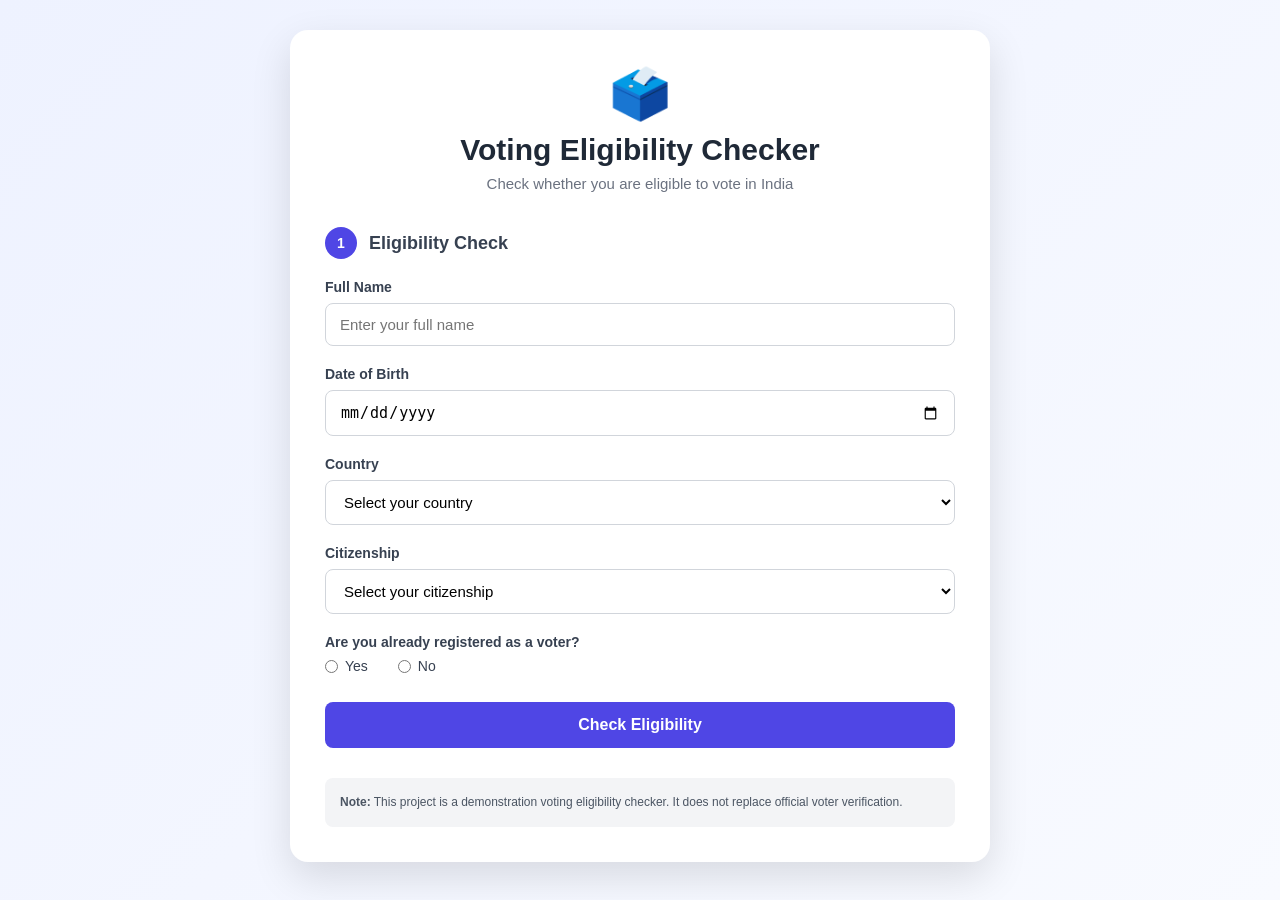
<file: Frontend/index.html>
<!DOCTYPE html>
<html lang="en">
<head>
    <meta charset="UTF-8">
    <meta name="viewport" content="width=device-width, initial-scale=1.0">

    <title>Voting Eligibility Checker</title>
    <link rel="icon" href="voting image.jpeg">
    <link rel="stylesheet" href="style.css">
</head>

<body>

<div class="page">

    <div class="card">

        <div class="header">

            <div class="icon">🗳️</div>

            <h1>Voting Eligibility Checker</h1>

            <p>
                Check whether you are eligible to vote in India
            </p>

        </div>


        <!-- PAGE 1 -->

        <div class="step">
            <span>1</span>
            Eligibility Check
        </div>


        <form id="eligibilityForm">

            <!-- NAME -->

            <div class="form-group">

                <label for="name">
                    Full Name
                </label>

                <input
                    type="text"
                    id="name"
                    name="name"
                    placeholder="Enter your full name"
                    required
                >

            </div>


            <!-- DATE OF BIRTH -->

            <div class="form-group">

                <label for="dob">
                    Date of Birth
                </label>

                <input
                    type="date"
                    id="dob"
                    name="dob"
                    required
                >

            </div>


            <!-- COUNTRY -->

            <div class="form-group">

                <label for="country">
                    Country
                </label>

                <select
                    id="country"
                    name="country"
                    required
                >

                    <option value="">
                        Select your country
                    </option>

                    <option value="India">
                        India
                    </option>

                    <option value="United States">
                        United States
                    </option>

                    <option value="United Kingdom">
                        United Kingdom
                    </option>

                    <option value="Canada">
                        Canada
                    </option>

                    <option value="Australia">
                        Australia
                    </option>

                    <option value="Germany">
                        Germany
                    </option>

                    <option value="France">
                        France
                    </option>

                    <option value="Japan">
                        Japan
                    </option>

                    <option value="China">
                        China
                    </option>

                    <option value="Sri Lanka">
                        Sri Lanka
                    </option>

                    <option value="Nepal">
                        Nepal
                    </option>

                    <option value="Bangladesh">
                        Bangladesh
                    </option>

                    <option value="Other">
                        Other
                    </option>

                </select>

            </div>


            <!-- OTHER COUNTRY -->

            <div
                class="form-group hidden"
                id="otherCountryGroup"
            >

                <label for="otherCountry">
                    Enter Country Name
                </label>

                <input
                    type="text"
                    id="otherCountry"
                    placeholder="Enter your country"
                >

            </div>


            <!-- CITIZENSHIP -->

            <div class="form-group">

                <label for="citizenship">
                    Citizenship
                </label>

                <select
                    id="citizenship"
                    name="citizenship"
                    required
                >

                    <option value="">
                        Select your citizenship
                    </option>

                    <option value="India">
                        Indian
                    </option>

                    <option value="United States">
                        American
                    </option>

                    <option value="United Kingdom">
                        British
                    </option>

                    <option value="Canada">
                        Canadian
                    </option>

                    <option value="Australia">
                        Australian
                    </option>

                    <option value="Other">
                        Other
                    </option>

                </select>

            </div>


            <!-- REGISTERED VOTER -->

            <div class="form-group">

                <label>
                    Are you already registered as a voter?
                </label>

                <div class="radio-container">

                    <label class="radio-label">

                        <input
                            type="radio"
                            name="registered"
                            value="Yes"
                            required
                        >

                        Yes

                    </label>


                    <label class="radio-label">

                        <input
                            type="radio"
                            name="registered"
                            value="No"
                        >

                        No

                    </label>

                </div>

            </div>


            <!-- CHECK BUTTON -->

            <button
                type="submit"
                id="checkButton"
            >
                Check Eligibility
            </button>

        </form>


        <!-- RESULT -->

        <div
            id="result"
            class="result hidden"
        >

            <div id="resultIcon">
                ✅
            </div>

            <h2 id="resultTitle">
                Eligible to Vote
            </h2>

            <p id="resultMessage">
            </p>

            <div
                id="resultDetails"
                class="result-details"
            >
            </div>

            <button
                id="continueButton"
                class="hidden"
                type="button"
            >
                Continue to Additional Details
            </button>

        </div>


        <div class="note">

            <strong>Note:</strong>

            This project is a demonstration voting eligibility
            checker. It does not replace official voter verification.

        </div>

    </div>

</div>


<script src="script.js"></script>

</body>
</html>
</file>
<file: Frontend/style.css>
* {
    box-sizing: border-box;
    margin: 0;
    padding: 0;
}

body {
    font-family: Arial, Helvetica, sans-serif;

    background:
        linear-gradient(
            135deg,
            #eef2ff,
            #f8faff
        );

    min-height: 100vh;

    padding: 30px 15px;

    color: #222;
}

.page {
    width: 100%;

    display: flex;

    justify-content: center;
}

.card {
    width: 100%;

    max-width: 700px;

    background: white;

    border-radius: 18px;

    padding: 35px;

    box-shadow:
        0 15px 40px
        rgba(0, 0, 0, 0.12);
}

.header {
    text-align: center;

    margin-bottom: 35px;
}

.icon {
    font-size: 50px;

    margin-bottom: 10px;
}

.header h1 {
    font-size: 30px;

    margin-bottom: 8px;

    color: #1f2937;
}

.header p {
    color: #6b7280;

    font-size: 15px;
}

.step {
    display: flex;

    align-items: center;

    gap: 12px;

    font-size: 18px;

    font-weight: bold;

    margin-bottom: 20px;

    color: #374151;
}

.step span {
    width: 32px;

    height: 32px;

    border-radius: 50%;

    background: #4f46e5;

    color: white;

    display: flex;

    align-items: center;

    justify-content: center;

    font-size: 14px;
}

.form-group {
    margin-bottom: 20px;
}

.form-group label {
    display: block;

    font-size: 14px;

    font-weight: bold;

    margin-bottom: 8px;

    color: #374151;
}

input,
select,
textarea {
    width: 100%;

    padding: 12px 14px;

    border: 1px solid #d1d5db;

    border-radius: 8px;

    font-size: 15px;

    outline: none;

    background: white;

    transition:
        border-color 0.2s,
        box-shadow 0.2s;
}

input:focus,
select:focus,
textarea:focus {
    border-color: #4f46e5;

    box-shadow:
        0 0 0 3px
        rgba(79, 70, 229, 0.1);
}

input[readonly] {
    background: #f3f4f6;

    cursor: not-allowed;
}

textarea {
    resize: vertical;
}

small {
    display: block;

    margin-top: 6px;

    font-size: 12px;

    color: #6b7280;

    line-height: 1.4;
}

.radio-container {
    display: flex;

    gap: 30px;
}

.radio-label {
    display: flex !important;

    align-items: center;

    gap: 7px;

    font-weight: normal !important;

    cursor: pointer;
}

.radio-label input {
    width: auto;
}

button {
    width: 100%;

    padding: 14px;

    border: none;

    border-radius: 8px;

    background: #4f46e5;

    color: white;

    font-size: 16px;

    font-weight: bold;

    cursor: pointer;

    transition:
        background 0.2s,
        transform 0.1s;
}

button:hover {
    background: #4338ca;
}

button:active {
    transform: scale(0.99);
}

button:disabled {
    background: #9ca3af;

    cursor: not-allowed;
}

.result {
    margin-top: 30px;

    padding: 25px;

    border-radius: 12px;

    text-align: center;
}

.result.success {
    background: #ecfdf5;

    border: 1px solid #a7f3d0;

    color: #065f46;
}

.result.failure {
    background: #fef2f2;

    border: 1px solid #fecaca;

    color: #991b1b;
}

#resultIcon,
#saveIcon {
    font-size: 45px;

    margin-bottom: 10px;
}

.result h2 {
    margin-bottom: 10px;
}

.result p {
    line-height: 1.6;
}

.result-details {
    margin-top: 15px;

    text-align: left;

    background:
        rgba(255, 255, 255, 0.7);

    padding: 15px;

    border-radius: 8px;

    line-height: 1.7;
}

.result-details strong {
    color: #111827;
}

.note {
    margin-top: 30px;

    padding: 15px;

    border-radius: 8px;

    background: #f3f4f6;

    color: #4b5563;

    font-size: 12px;

    line-height: 1.6;
}

.hidden {
    display: none !important;
}

@media (max-width: 600px) {

    body {
        padding: 10px;
    }

    .card {
        padding: 22px;

        border-radius: 12px;
    }

    .header h1 {
        font-size: 24px;
    }

    .radio-container {
        gap: 20px;
    }
}
</file>
